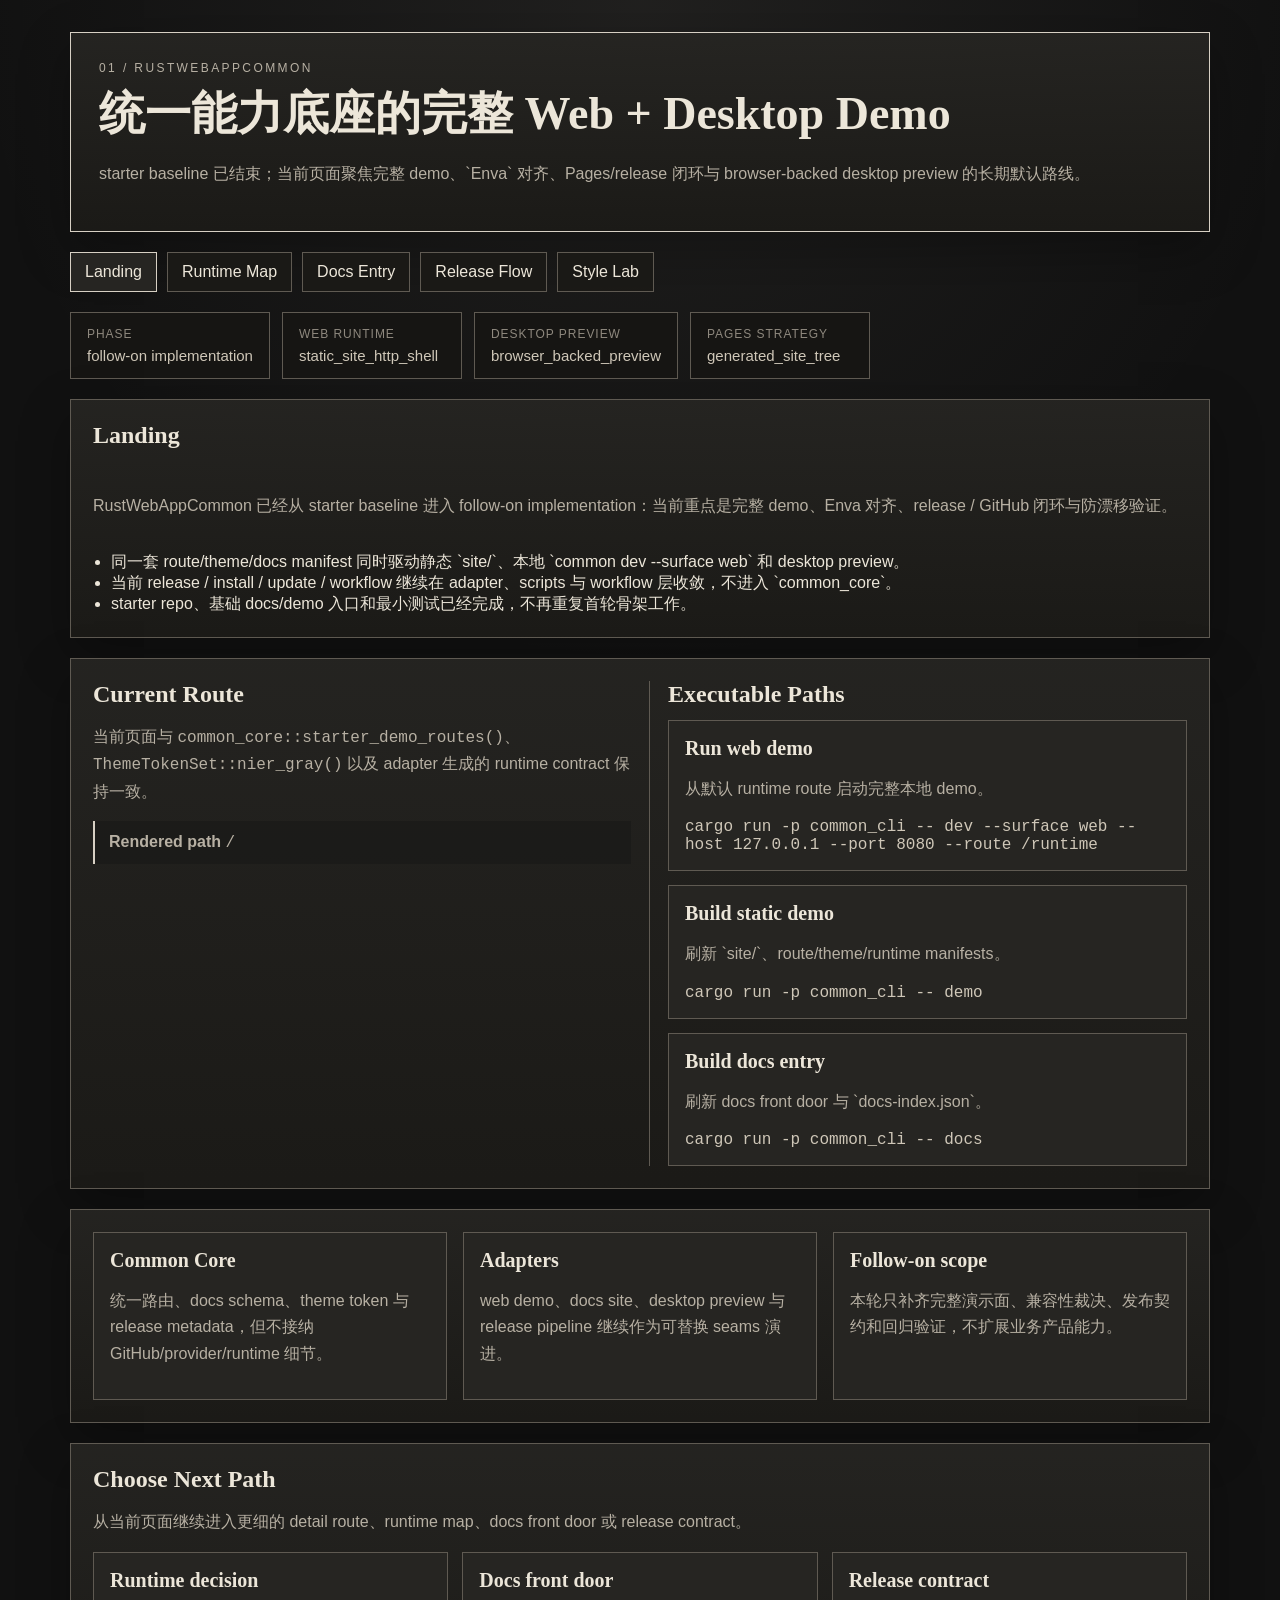
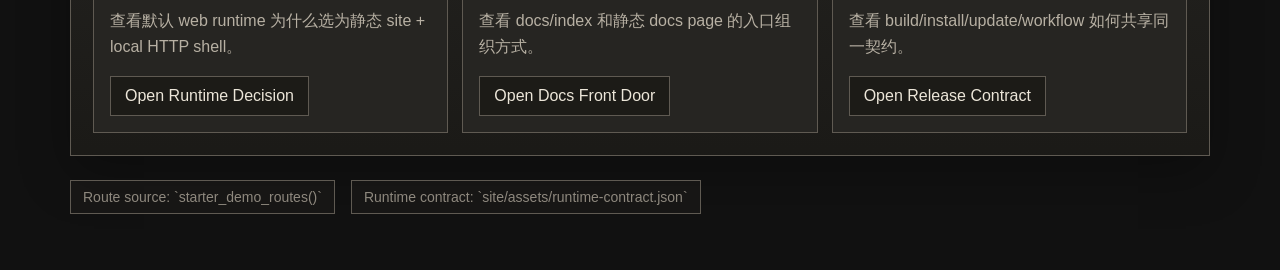
<file: index.html>
<!DOCTYPE html>
<html lang="zh-CN">
  <head>
    <meta charset="utf-8" />
    <meta name="viewport" content="width=device-width, initial-scale=1" />
    <title>RustWebAppCommon</title>
    <link rel="stylesheet" href="css/style.css" />
  </head>
  <body data-default-route="/">
    <div class="shell">
      <header class="masthead">
        <p class="eyebrow">01 / RustWebAppCommon</p>
        <h1>统一能力底座的完整 Web + Desktop Demo</h1>
        <p class="lede">
          starter baseline 已结束；当前页面聚焦完整 demo、`Enva` 对齐、Pages/release 闭环与
          browser-backed desktop preview 的长期默认路线。
        </p>
      </header>

      <nav class="topnav" id="topnav"></nav>

      <main class="content">
        <section class="status-strip" id="status-strip"></section>
        <section class="hero-card" id="hero-card"></section>
        <section class="panel split-panel">
          <div class="panel-section" id="summary-panel"></div>
          <div class="panel-section" id="command-panel"></div>
        </section>
        <section class="panel grid-panel" id="detail-grid"></section>
        <section class="panel" id="pathways-panel"></section>
      </main>

      <footer class="footer">
        <span>Route source: `starter_demo_routes()`</span>
        <span>Runtime contract: `site/assets/runtime-contract.json`</span>
      </footer>
    </div>

    <script src="js/main.js" defer></script>
  </body>
</html>
</file>
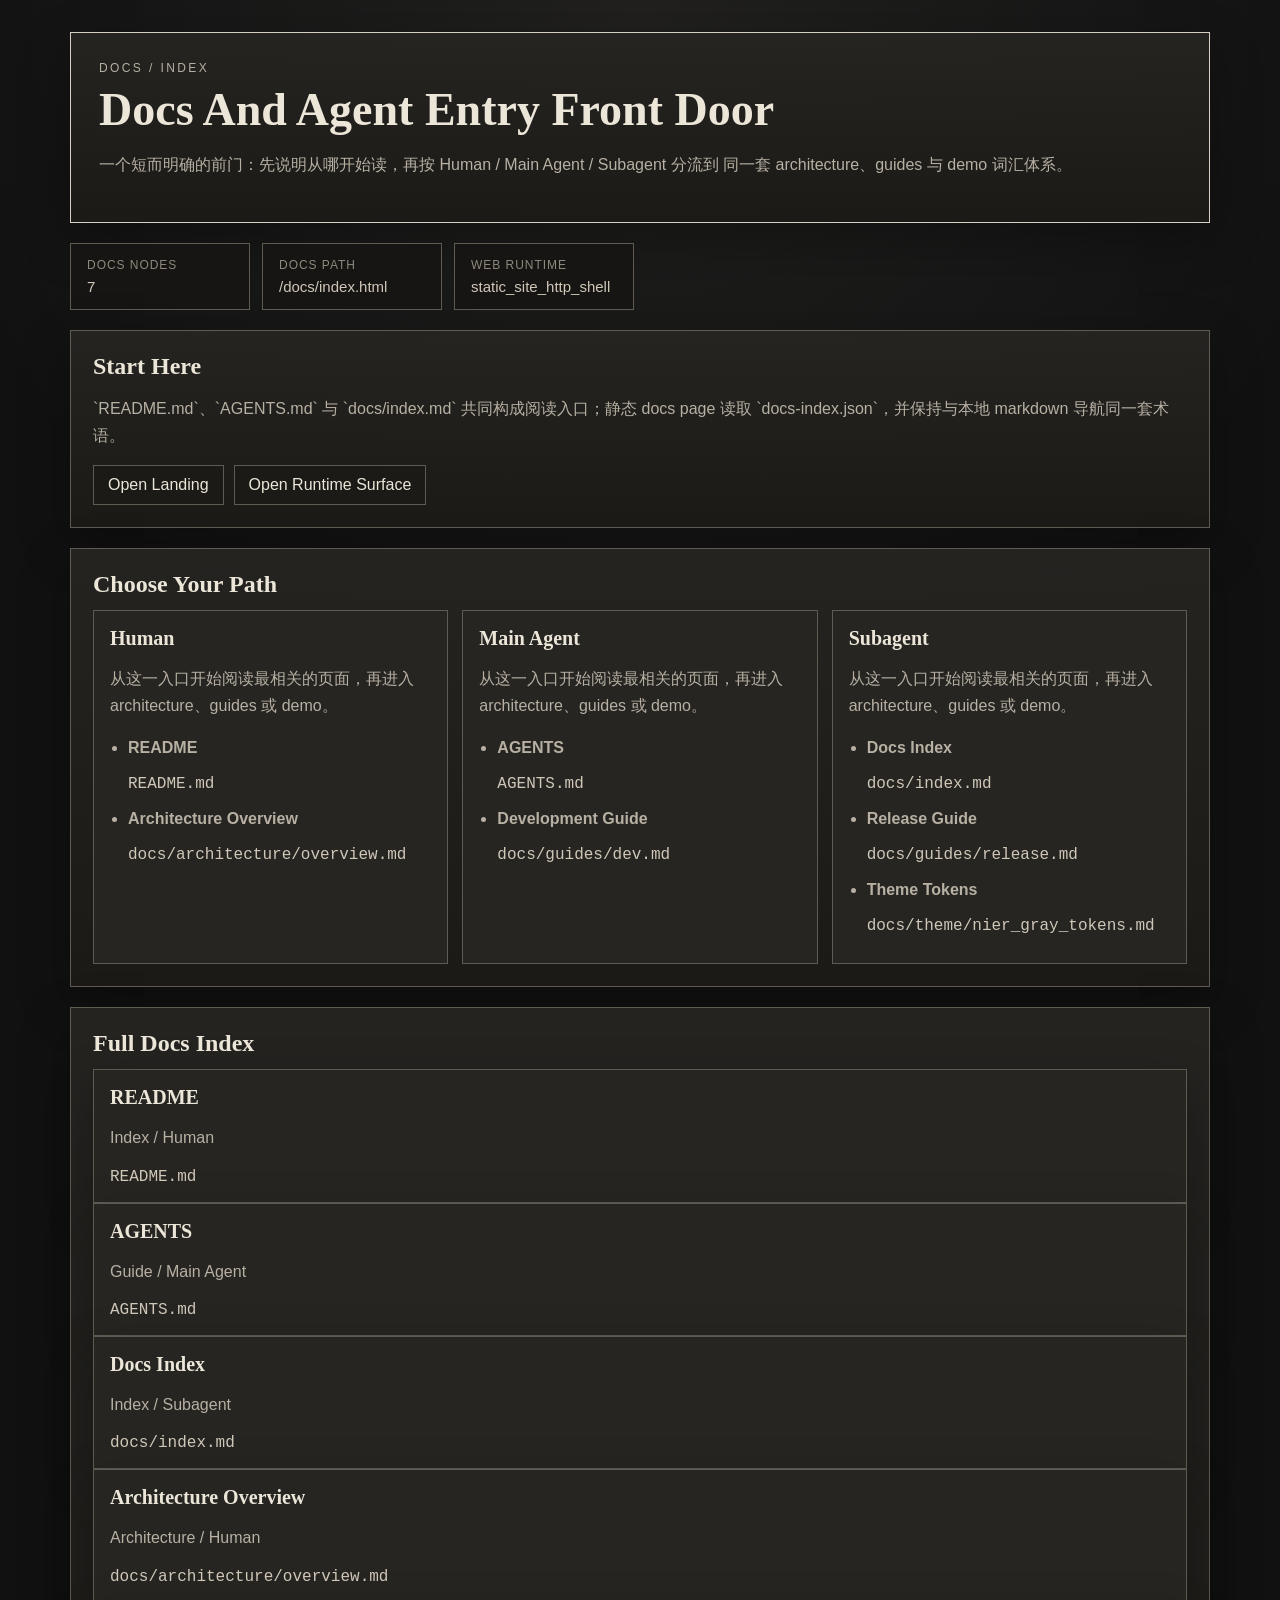
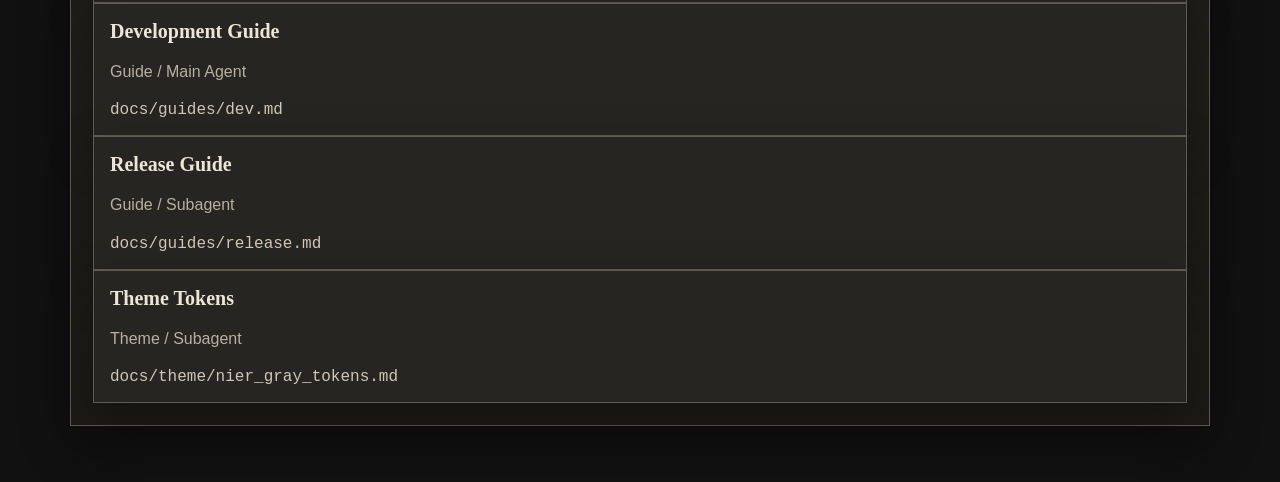
<file: docs/index.html>
<!DOCTYPE html>
<html lang="zh-CN">
  <head>
    <meta charset="utf-8" />
    <meta name="viewport" content="width=device-width, initial-scale=1" />
    <title>RustWebAppCommon Docs Entry</title>
    <link rel="stylesheet" href="../css/style.css" />
  </head>
  <body class="docs-body">
    <div class="shell">
      <header class="masthead">
        <p class="eyebrow">Docs / Index</p>
        <h1>Docs And Agent Entry Front Door</h1>
        <p class="lede">
          一个短而明确的前门：先说明从哪开始读，再按 Human / Main Agent / Subagent 分流到
          同一套 architecture、guides 与 demo 词汇体系。
        </p>
      </header>

      <main class="content">
        <section class="status-strip" id="docs-status"></section>
        <section class="panel">
          <h2>Start Here</h2>
          <p>
            `README.md`、`AGENTS.md` 与 `docs/index.md` 共同构成阅读入口；静态 docs page 读取
            `docs-index.json`，并保持与本地 markdown 导航同一套术语。
          </p>
          <div class="button-row">
            <a class="button-link" id="landing-link" href="../index.html">Open Landing</a>
            <a class="button-link" id="runtime-link" href="../demo.html">Open Runtime Surface</a>
          </div>
        </section>
        <section class="panel">
          <h2>Choose Your Path</h2>
          <div id="docs-groups" class="docs-group-grid"></div>
        </section>
        <section class="panel">
          <h2>Full Docs Index</h2>
          <div id="docs-index-output" class="docs-list"></div>
        </section>
      </main>
    </div>

    <script>
      function escapeHtml(value) {
        return String(value)
          .replaceAll("&", "&amp;")
          .replaceAll("<", "&lt;")
          .replaceAll(">", "&gt;")
          .replaceAll('"', "&quot;");
      }

      function normalizeBasePath(pathname) {
        if (pathname.endsWith("/docs/index.html")) {
          return pathname.slice(0, -"/docs/index.html".length);
        }
        return pathname.endsWith("/") ? pathname.slice(0, -1) : pathname;
      }

      function withBase(basePath, path) {
        const normalized = path.startsWith("/") ? path : `/${path}`;
        return `${basePath}${normalized}` || normalized;
      }

      function audienceLabel(audience) {
        return {
          Human: "Human",
          MainAgent: "Main Agent",
          Subagent: "Subagent",
        }[audience] || audience;
      }

      function groupByAudience(docs) {
        const groups = {
          Human: [],
          MainAgent: [],
          Subagent: [],
        };

        for (const doc of docs) {
          if (!groups[doc.audience]) {
            groups[doc.audience] = [];
          }
          groups[doc.audience].push(doc);
        }

        return groups;
      }

      async function loadDocsIndex() {
        const basePath = normalizeBasePath(window.location.pathname);
        const indexContainer = document.getElementById("docs-index-output");
        const groupsContainer = document.getElementById("docs-groups");
        const statusContainer = document.getElementById("docs-status");

        document.getElementById("landing-link").href = withBase(basePath, "/");
        document.getElementById("runtime-link").href = withBase(basePath, "/runtime");

        try {
          const [docs, runtime] = await Promise.all([
            fetch(withBase(basePath, "/docs/docs-index.json")).then((response) => {
              if (!response.ok) {
                throw new Error("docs-index.json missing");
              }
              return response.json();
            }),
            fetch(withBase(basePath, "/assets/runtime-contract.json")).then((response) => {
              if (!response.ok) {
                throw new Error("runtime-contract.json missing");
              }
              return response.json();
            }),
          ]);

          const groups = groupByAudience(docs);
          statusContainer.innerHTML = `
            <article class="status-card">
              <span class="status-label">Docs nodes</span>
              <span class="status-value">${docs.length}</span>
            </article>
            <article class="status-card">
              <span class="status-label">Docs path</span>
              <span class="status-value">${escapeHtml(runtime.docs_index_path)}</span>
            </article>
            <article class="status-card">
              <span class="status-label">Web runtime</span>
              <span class="status-value">${escapeHtml(runtime.web_runtime_id)}</span>
            </article>
          `;

          groupsContainer.innerHTML = Object.entries(groups)
            .map(
              ([audience, nodes]) => `
                <article class="docs-group">
                  <h3>${escapeHtml(audienceLabel(audience))}</h3>
                  <p>从这一入口开始阅读最相关的页面，再进入 architecture、guides 或 demo。</p>
                  <ul class="docs-node-list">
                    ${nodes
                      .map(
                        (node) => `
                          <li>
                            <strong>${escapeHtml(node.title)}</strong>
                            <code>${escapeHtml(node.path)}</code>
                          </li>
                        `,
                      )
                      .join("")}
                  </ul>
                </article>
              `,
            )
            .join("");

          indexContainer.innerHTML = docs
            .map(
              (node) => `
                <article class="doc-card">
                  <h3>${escapeHtml(node.title)}</h3>
                  <p>${escapeHtml(node.kind)} / ${escapeHtml(audienceLabel(node.audience))}</p>
                  <code>${escapeHtml(node.path)}</code>
                </article>
              `,
            )
            .join("");
        } catch (error) {
          statusContainer.innerHTML = "";
          groupsContainer.innerHTML = "";
          indexContainer.innerHTML = `<p>${escapeHtml(error.message)}</p>`;
        }
      }

      loadDocsIndex();
    </script>
  </body>
</html>
</file>
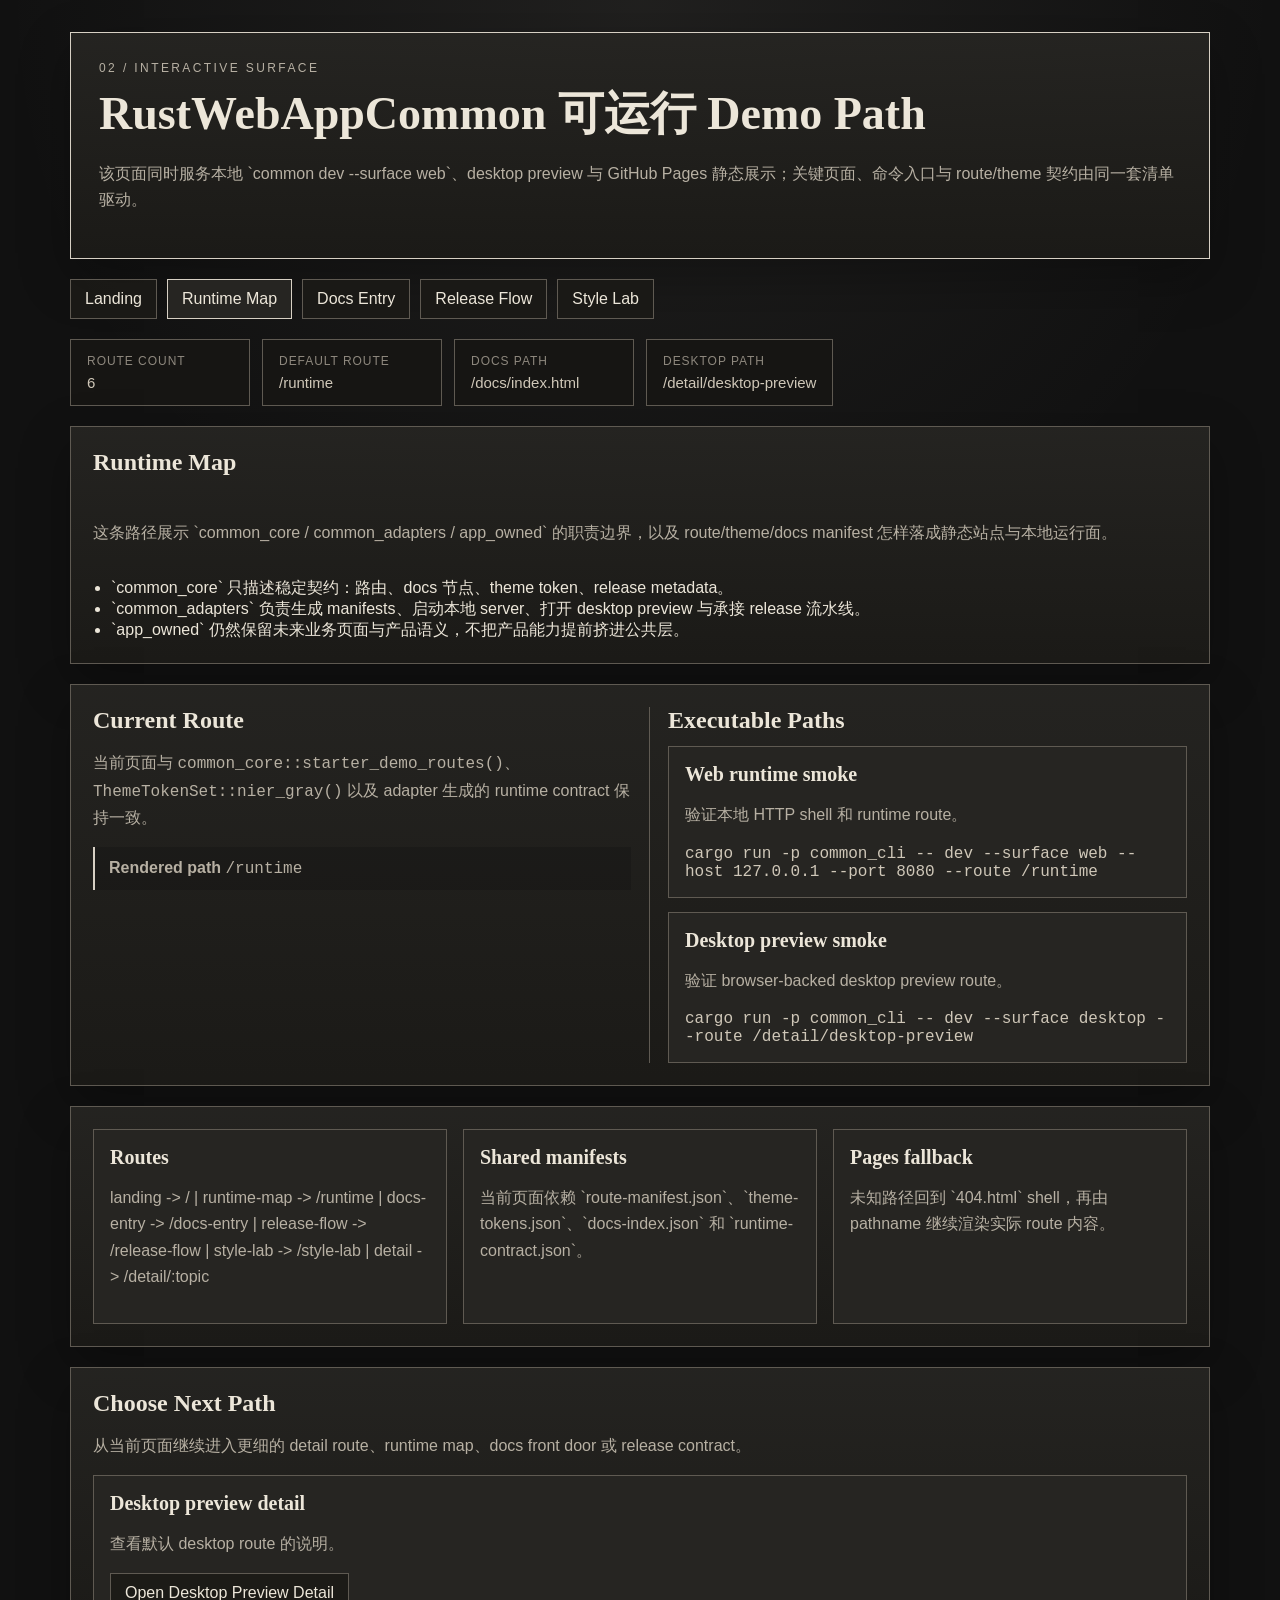
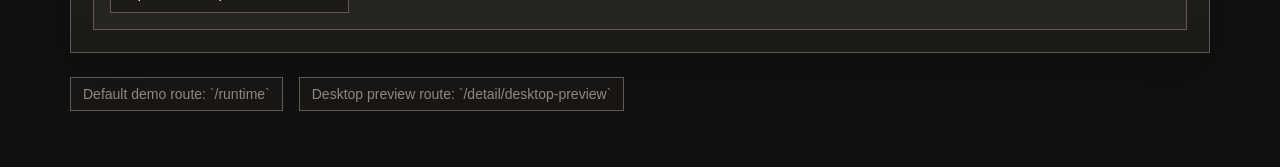
<file: demo.html>
<!DOCTYPE html>
<html lang="zh-CN">
  <head>
    <meta charset="utf-8" />
    <meta name="viewport" content="width=device-width, initial-scale=1" />
    <title>RustWebAppCommon Demo</title>
    <link rel="stylesheet" href="css/style.css" />
  </head>
  <body data-default-route="/runtime">
    <div class="shell">
      <header class="masthead">
        <p class="eyebrow">02 / Interactive Surface</p>
        <h1>RustWebAppCommon 可运行 Demo Path</h1>
        <p class="lede">
          该页面同时服务本地 `common dev --surface web`、desktop preview 与 GitHub Pages
          静态展示；关键页面、命令入口与 route/theme 契约由同一套清单驱动。
        </p>
      </header>

      <nav class="topnav" id="topnav"></nav>

      <main class="content">
        <section class="status-strip" id="status-strip"></section>
        <section class="hero-card" id="hero-card"></section>
        <section class="panel split-panel">
          <div class="panel-section" id="summary-panel"></div>
          <div class="panel-section" id="command-panel"></div>
        </section>
        <section class="panel grid-panel" id="detail-grid"></section>
        <section class="panel" id="pathways-panel"></section>
      </main>

      <footer class="footer">
        <span>Default demo route: `/runtime`</span>
        <span>Desktop preview route: `/detail/desktop-preview`</span>
      </footer>
    </div>

    <script src="js/main.js" defer></script>
  </body>
</html>
</file>
<file: css/style.css>
:root {
  --bg-canvas: #111111;
  --bg-panel: #1b1a17;
  --bg-raised: #262522;
  --bg-strip: #161513;
  --fg-primary: #ece6d9;
  --fg-secondary: #b7b0a3;
  --fg-muted: #8e887e;
  --line-strong: #d7d0c4;
  --line-soft: #5f5a52;
  --accent-signal: #cfc7b8;
  --shadow-soft: 0 18px 48px rgba(0, 0, 0, 0.28);
}

* {
  box-sizing: border-box;
}

html {
  color-scheme: dark;
}

body {
  margin: 0;
  min-height: 100vh;
  background:
    radial-gradient(circle at top, rgba(207, 199, 184, 0.08), transparent 34%),
    var(--bg-canvas);
  color: var(--fg-primary);
  font-family: "Segoe UI", "Noto Sans SC", sans-serif;
}

a {
  color: inherit;
}

code {
  font-family: "SFMono-Regular", "Consolas", "Liberation Mono", monospace;
}

.shell {
  max-width: 1180px;
  margin: 0 auto;
  padding: 32px 20px 56px;
}

.masthead,
.hero-card,
.panel,
.doc-card {
  border: 1px solid var(--line-soft);
  background: linear-gradient(180deg, rgba(38, 37, 34, 0.92), rgba(27, 26, 23, 0.98));
  box-shadow: var(--shadow-soft);
}

.masthead {
  padding: 28px;
  margin-bottom: 20px;
  border-color: var(--line-strong);
}

.eyebrow {
  margin: 0 0 8px;
  color: var(--fg-secondary);
  letter-spacing: 0.2em;
  text-transform: uppercase;
  font-size: 12px;
}

h1,
h2,
h3 {
  margin: 0 0 12px;
  font-family: Georgia, "Times New Roman", serif;
}

h1 {
  font-size: clamp(32px, 5vw, 46px);
}

.lede,
.hero-card p,
.panel p,
.panel li,
.doc-card p,
.pathway-card p,
.detail-card p,
.command-card p {
  color: var(--fg-secondary);
  line-height: 1.65;
}

.content {
  display: grid;
  gap: 20px;
}

.topnav {
  display: flex;
  flex-wrap: wrap;
  gap: 10px;
  margin-bottom: 20px;
}

.topnav a,
.button-link {
  display: inline-flex;
  align-items: center;
  gap: 8px;
  color: var(--fg-primary);
  text-decoration: none;
  border: 1px solid var(--line-soft);
  padding: 10px 14px;
  background: rgba(27, 26, 23, 0.9);
  transition: border-color 120ms ease, transform 120ms ease, background 120ms ease;
}

.topnav a:hover,
.button-link:hover {
  border-color: var(--line-strong);
  transform: translateY(-1px);
  background: rgba(38, 37, 34, 0.96);
}

.topnav a.active {
  border-color: var(--line-strong);
  background: var(--bg-raised);
}

.status-strip {
  display: flex;
  flex-wrap: wrap;
  gap: 12px;
}

.status-card {
  min-width: 180px;
  padding: 14px 16px;
  border: 1px solid var(--line-soft);
  background: var(--bg-strip);
}

.status-card span {
  display: block;
}

.status-label {
  margin-bottom: 6px;
  color: var(--fg-muted);
  font-size: 12px;
  letter-spacing: 0.08em;
  text-transform: uppercase;
}

.status-value {
  color: var(--accent-signal);
  font-size: 15px;
}

.hero-card,
.panel {
  padding: 22px;
}

.hero-card {
  display: grid;
  gap: 16px;
}

.hero-list,
.summary-list,
.meta-list,
.docs-node-list {
  margin: 0;
  padding-left: 18px;
}

.summary-list li,
.meta-list li,
.docs-node-list li {
  margin-bottom: 8px;
}

.split-panel {
  display: grid;
  gap: 18px;
  grid-template-columns: repeat(2, minmax(0, 1fr));
}

.panel-section {
  min-width: 0;
}

.panel-section + .panel-section {
  border-left: 1px solid var(--line-soft);
  padding-left: 18px;
}

.command-list,
.pathway-grid,
.docs-group-grid {
  display: grid;
  gap: 14px;
}

.command-card,
.pathway-card,
.detail-card,
.doc-card,
.docs-group {
  border: 1px solid var(--line-soft);
  background: var(--bg-raised);
  padding: 16px;
}

.command-card code,
.detail-card code,
.doc-card code,
.docs-group code {
  display: block;
  margin-top: 10px;
  color: var(--accent-signal);
  overflow-wrap: anywhere;
}

.grid-panel {
  display: grid;
  gap: 16px;
  grid-template-columns: repeat(auto-fit, minmax(240px, 1fr));
}

.callout {
  margin-top: 10px;
  padding: 12px 14px;
  border-left: 2px solid var(--line-strong);
  background: rgba(17, 17, 17, 0.36);
  color: var(--fg-secondary);
}

.button-row {
  display: flex;
  flex-wrap: wrap;
  gap: 10px;
  margin-top: 14px;
}

.pathway-grid,
.docs-group-grid {
  grid-template-columns: repeat(auto-fit, minmax(220px, 1fr));
}

.token-swatch {
  width: 100%;
  height: 52px;
  margin-bottom: 12px;
  border: 1px solid var(--line-soft);
}

.docs-chooser {
  display: grid;
  gap: 18px;
}

.docs-group h3,
.doc-card h3,
.detail-card h3,
.command-card h3,
.pathway-card h3 {
  font-size: 20px;
}

.footer {
  display: flex;
  flex-wrap: wrap;
  gap: 16px;
  margin-top: 24px;
  color: var(--fg-muted);
  font-size: 14px;
}

.footer span {
  padding: 8px 12px;
  border: 1px solid var(--line-soft);
  background: rgba(27, 26, 23, 0.65);
}

@media (max-width: 860px) {
  .split-panel {
    grid-template-columns: 1fr;
  }

  .panel-section + .panel-section {
    border-left: 0;
    border-top: 1px solid var(--line-soft);
    padding-left: 0;
    padding-top: 18px;
  }
}

@media (max-width: 640px) {
  .shell {
    padding-inline: 14px;
  }

  .masthead,
  .hero-card,
  .panel {
    padding: 18px;
  }

  .status-card {
    width: 100%;
  }
}
</file>
